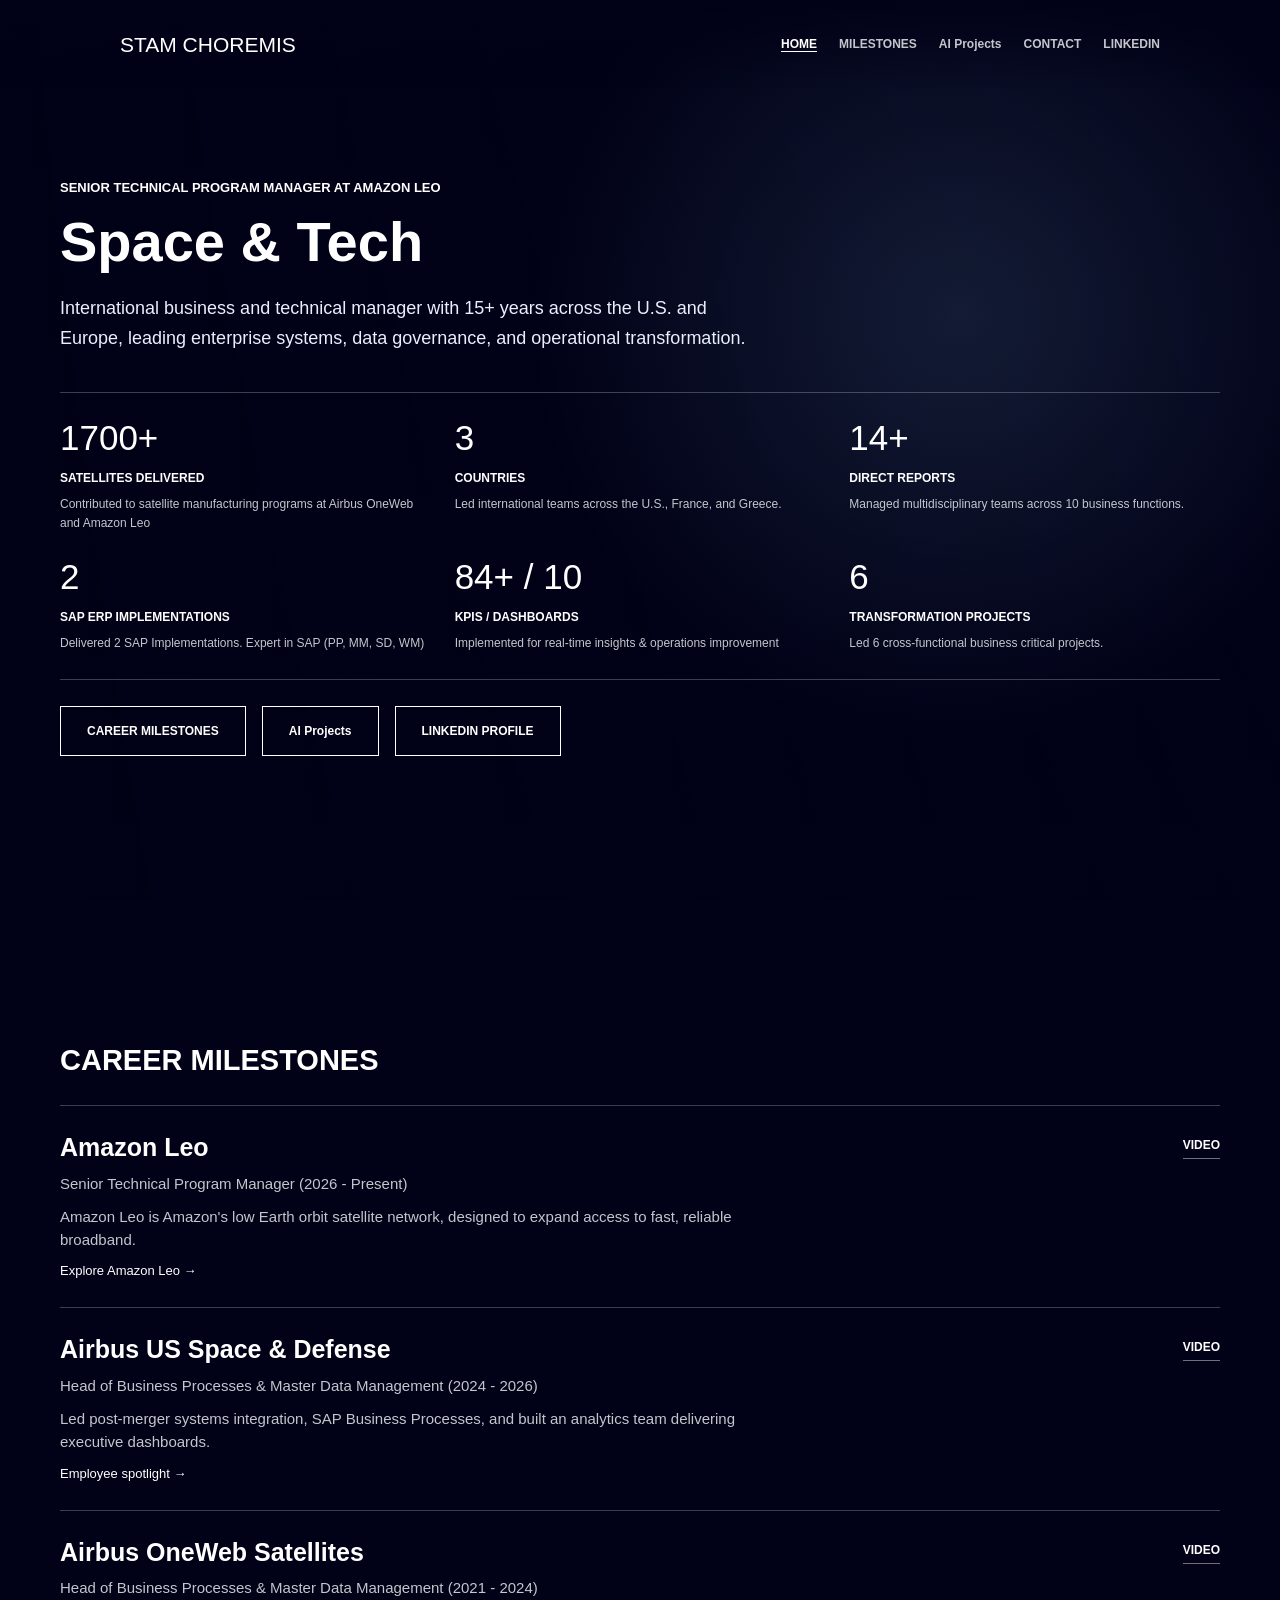
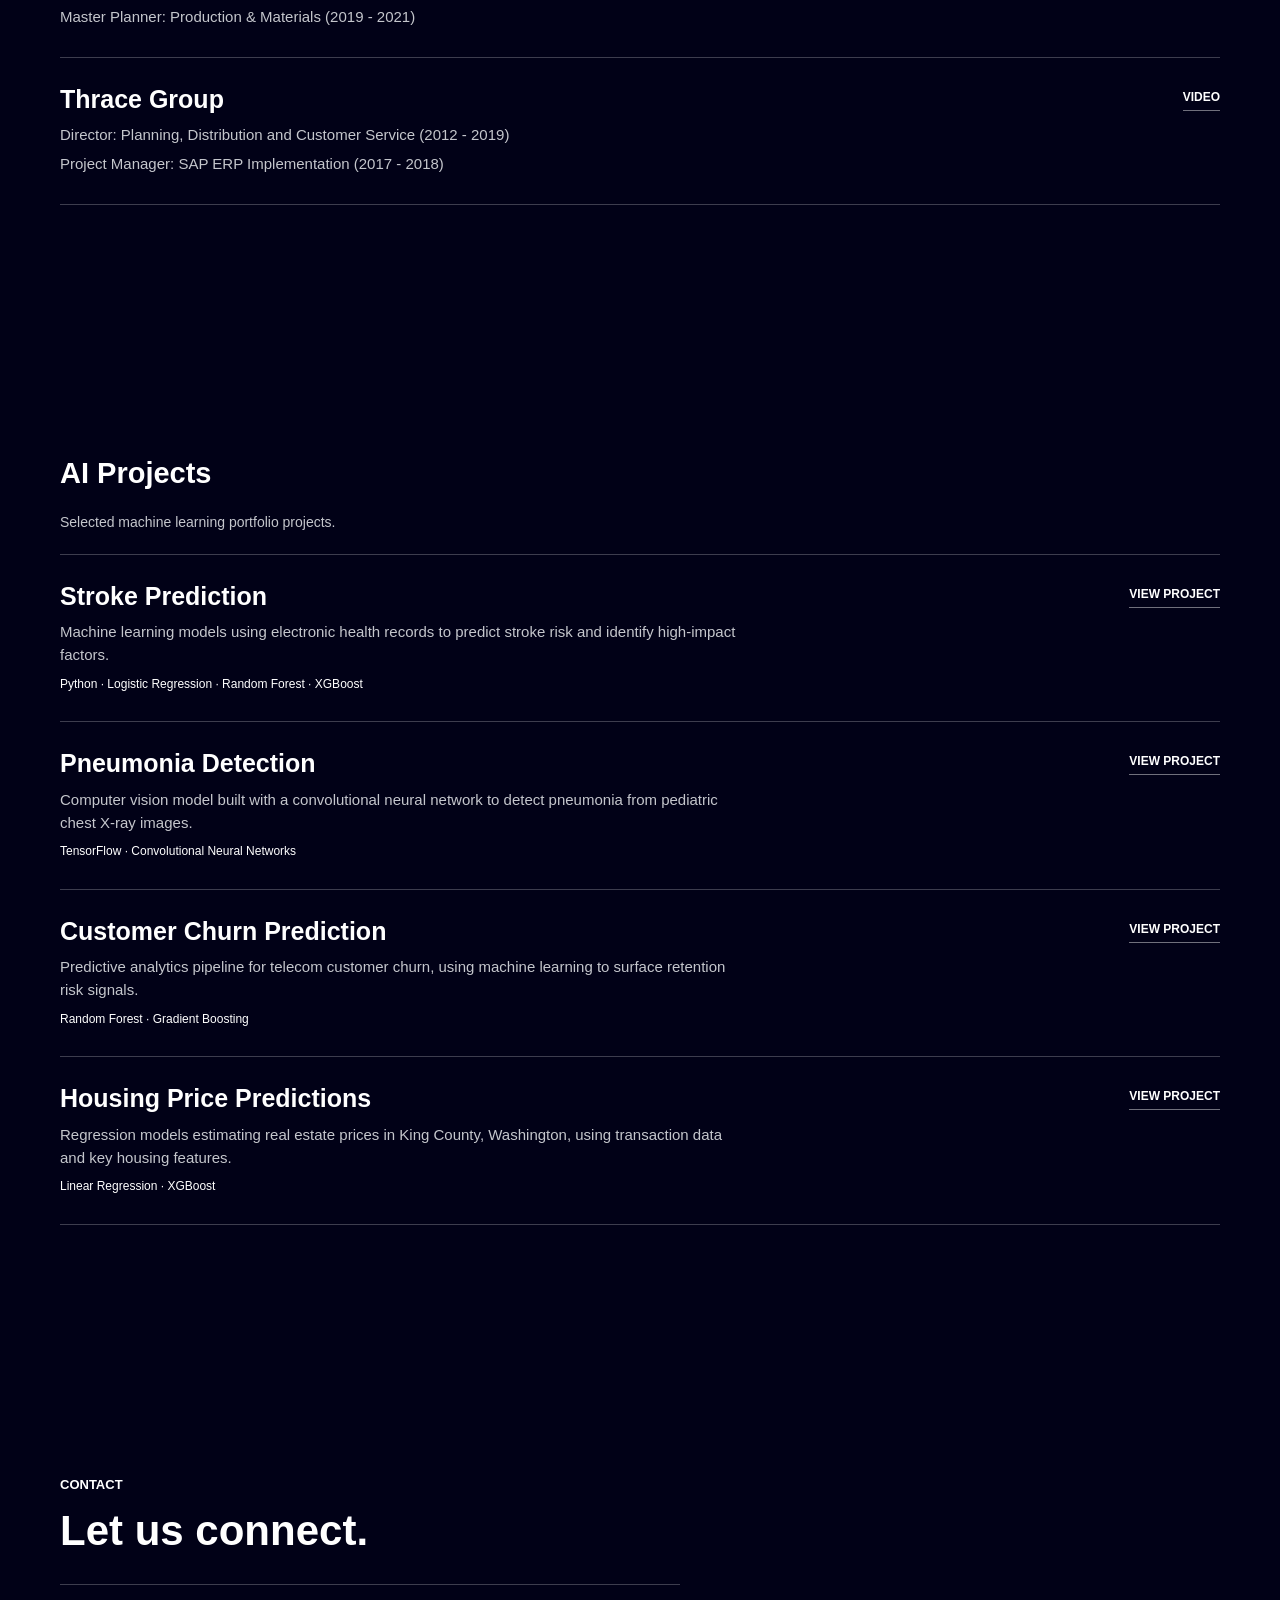
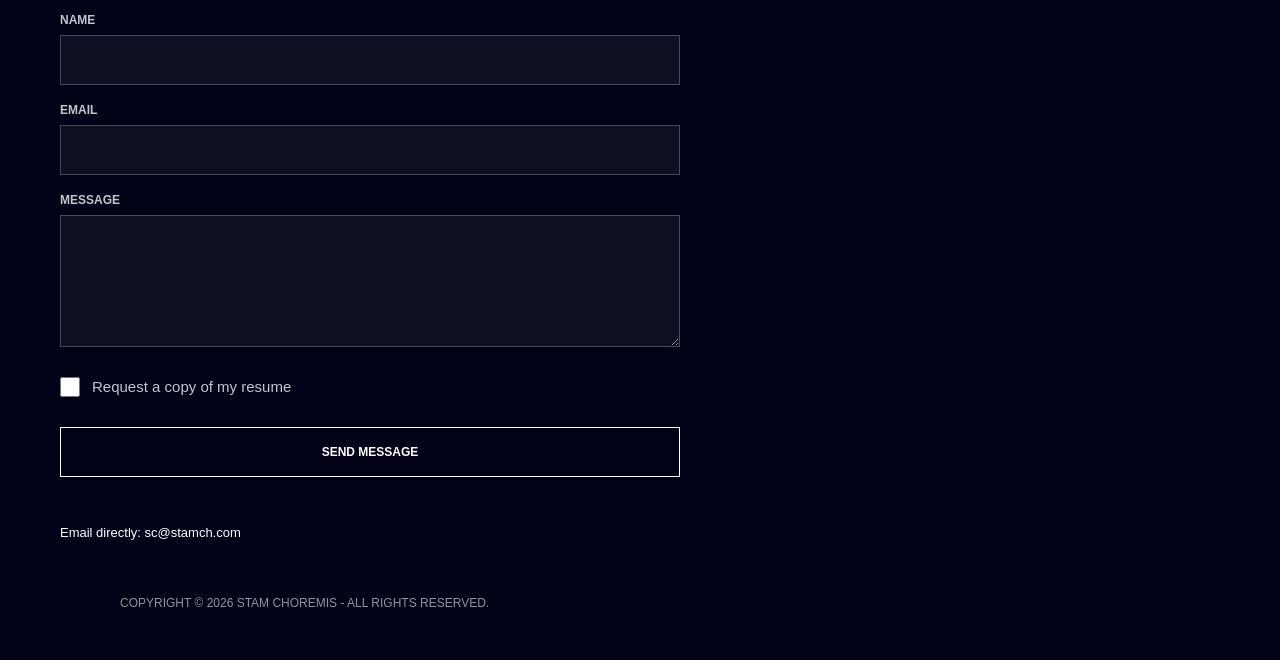
<file: index.html>
<!doctype html>
<html lang="en-US">
  <head>
    <meta charset="utf-8">
    <meta name="viewport" content="width=device-width, initial-scale=1">
    <title>Stam Choremis</title>
    <meta name="author" content="Stam Choremis">
    <meta
      name="description"
      content="Senior Technical Program Manager at Amazon Leo with 15+ years across aerospace, technology, AI, enterprise planning, and transformation."
    >
    <meta property="og:site_name" content="Stam Choremis">
    <meta property="og:title" content="Stam Choremis">
    <meta
      property="og:description"
      content="Aerospace, technology, AI, enterprise planning, and transformation leadership."
    >
    <meta property="og:image" content="https://img1.wsimg.com/isteam/videos/jajB2l1">
    <meta name="theme-color" content="#010117">
    <link rel="icon" href="https://img1.wsimg.com/isteam/ip/68a31cda-ed70-4d0d-8343-84d2d685971c/favicon/e3c15634-b5f1-477c-9e16-1646749f1874/3f5fcce3-9990-4fd7-95bc-cd77bff031a2.jpg/:/rs=w:32,h:32,m">
    <style>
      @import url("https://img1.wsimg.com/blobby/go/font/LeagueSpartan/league-spartan.css");

      :root {
        --deep: #010117;
        --white: #ffffff;
        --muted: #c6c8dd;
        --line: rgb(255 255 255 / 24%);
        --accent: #8fd3ff;
        font-family: Helvetica, Arial, sans-serif;
      }

      * {
        box-sizing: border-box;
      }

      html {
        scroll-behavior: smooth;
        scroll-padding-top: 84px;
      }

      body {
        margin: 0;
        color: var(--white);
        background: var(--deep);
        -webkit-font-smoothing: antialiased;
      }

      a {
        color: inherit;
        text-decoration: none;
      }

      .backgrounds,
      .background,
      .background video,
      .background-shade,
      .stars {
        position: fixed;
        inset: 0;
      }

      .backgrounds {
        z-index: -10;
        pointer-events: none;
        overflow: hidden;
        background: var(--deep);
      }

      .background {
        opacity: 0;
        will-change: opacity;
        transition: opacity 140ms linear;
      }

      .background-home {
        opacity: 1;
      }

      .background video {
        pointer-events: none;
        width: 100%;
        height: 100%;
        object-fit: cover;
        transform: scale(1.025);
      }

      .background video::-webkit-media-controls,
      .background video::-webkit-media-controls-enclosure,
      .background video::-webkit-media-controls-panel,
      .background video::-webkit-media-controls-start-playback-button {
        display: none !important;
        -webkit-appearance: none;
      }

      .background-home video,
      .background-home canvas {
        filter: brightness(0.6) saturate(0.82) contrast(1.05);
      }

      .background-home canvas {
        position: fixed;
        inset: 0;
        width: 100%;
        height: 100%;
        pointer-events: none;
        transform: scale(1.025);
        background: url("https://img1.wsimg.com/isteam/videos/jajB2l1") center / cover;
      }

      @media (hover: none) and (pointer: coarse) {
        .background-home {
          background: url("https://img1.wsimg.com/isteam/videos/jajB2l1") center / cover;
        }
        .background-home video {opacity: 0;}
      }

      .background-ai video {
        filter: brightness(0.5) saturate(0.68) contrast(1.1) hue-rotate(5deg);
      }

      .background-career video {
        filter: brightness(0.48) saturate(0.62) contrast(1.12) hue-rotate(8deg);
      }

      .background-career .background-shade {
        background:
          linear-gradient(180deg, transparent 54%, rgb(1 1 23 / 86%) 72%, var(--deep) 88%),
          radial-gradient(circle at 75% 35%, rgb(143 211 255 / 13%), transparent 27rem),
          linear-gradient(90deg, rgb(1 1 23 / 91%) 0%, rgb(1 1 23 / 68%) 50%, rgb(1 1 23 / 30%) 100%),
          linear-gradient(180deg, rgb(1 1 23 / 18%), rgb(1 1 23 / 42%));
      }

      .background-contact video {
        filter: brightness(0.55) saturate(0.72) contrast(1.08);
      }

      .background-shade {
        background:
          radial-gradient(circle at 75% 35%, rgb(143 211 255 / 13%), transparent 27rem),
          linear-gradient(90deg, rgb(1 1 23 / 91%) 0%, rgb(1 1 23 / 68%) 50%, rgb(1 1 23 / 30%) 100%),
          linear-gradient(180deg, rgb(1 1 23 / 18%), rgb(1 1 23 / 42%));
      }

      .stars {
        pointer-events: none;
        z-index: 1;
        background-image:
          radial-gradient(circle, rgb(255 255 255 / 65%) 1px, transparent 1px),
          radial-gradient(circle, rgb(255 255 255 / 36%) 1px, transparent 1px);
        background-position: 0 0, 44px 58px;
        background-size: 120px 120px, 180px 180px;
        opacity: 0.2;
      }

      header {
        position: fixed;
        inset: 0 0 auto;
        z-index: 20;
        min-height: 84px;
        padding: 0 max(24px, calc((100% - 1040px) / 2));
        display: flex;
        align-items: center;
        justify-content: space-between;
        gap: 24px;
        background: linear-gradient(180deg, rgb(1 1 23 / 76%), transparent);
      }

      .brand {
        font-family: "League Spartan", Helvetica, Arial, sans-serif;
        font-size: 22px;
        line-height: 1;
        white-space: nowrap;
      }

      nav {
        display: flex;
        gap: 22px;
        color: var(--muted);
        font-size: 12px;
        font-weight: 700;
        letter-spacing: 1px;
        text-transform: uppercase;
      }

      nav a {
        transition: color 180ms ease;
      }

      nav a:hover,
      nav a.active {
        color: var(--white);
      }

      .section {
        width: min(1040px, calc(100% - 48px));
        min-height: 100svh;
        margin: 0 auto;
        padding: 120px 0 92px;
        display: grid;
        align-content: center;
      }

      .eyebrow {
        margin: 0 0 18px;
        color: var(--accent);
        font-size: 13px;
        font-weight: 700;
        letter-spacing: 1.7px;
        text-transform: uppercase;
      }

      h1,
      h2 {
        font-family: "League Spartan", Helvetica, Arial, sans-serif;
        letter-spacing: 0;
      }

      h1 {
        margin: 0;
        max-width: 760px;
        font-size: clamp(31px, 4.9vw, 55px);
        line-height: 0.96;
      }

      .summary {
        max-width: 760px;
        margin: 24px 0 0;
        color: #ebeefc;
        font-size: 21px;
        line-height: 1.55;
      }

      .proof {
        max-width: 840px;
        margin: 34px 0 0;
        padding: 18px 0;
        border-top: 1px solid var(--line);
        border-bottom: 1px solid var(--line);
        display: flex;
        flex-wrap: wrap;
        gap: 18px 28px;
        color: var(--muted);
        font-size: 14px;
        line-height: 1.5;
      }

      .proof strong {
        color: var(--white);
      }

      .actions {
        margin-top: 34px;
        display: flex;
        flex-wrap: wrap;
        gap: 14px;
      }

      .button {
        min-height: 52px;
        padding: 15px 24px;
        border: 2px solid currentColor;
        display: inline-flex;
        align-items: center;
        justify-content: center;
        font-size: 13px;
        font-weight: 700;
        letter-spacing: 1px;
        text-transform: uppercase;
        transition: color 180ms ease, background 180ms ease;
      }

      .button.primary,
      .button:hover {
        color: var(--deep);
        background: var(--white);
        border-color: var(--white);
      }

      .button.primary:hover {
        color: var(--white);
        background: transparent;
      }

      .content {
        width: min(900px, 100%);
      }

      .list {
        border-top: 1px solid var(--line);
      }

      .item {
        padding: 22px 0;
        border-bottom: 1px solid var(--line);
        display: grid;
        grid-template-columns: minmax(0, 1fr) auto;
        gap: 24px;
        align-items: start;
      }

      .item h2 {
        margin: 0;
        font-size: 24px;
        line-height: 1.1;
      }

      .item p,
      .roles {
        margin: 10px 0 0;
        max-width: 680px;
        color: var(--muted);
        font-size: 15px;
        line-height: 1.55;
      }

      .roles {
        padding: 0;
        display: grid;
        gap: 6px;
        list-style: none;
      }

      .item-link {
        margin-top: 4px;
        color: var(--accent);
        font-size: 12px;
        font-weight: 700;
        letter-spacing: 1px;
        text-transform: uppercase;
        white-space: nowrap;
      }

      .item-link:hover {
        color: var(--white);
      }

      .contact {
        width: min(620px, 100%);
      }

      .contact h2 {
        margin: 0;
        font-size: clamp(30px, 3.6vw, 42px);
        line-height: 1;
      }

      form {
        margin-top: 32px;
        padding-top: 28px;
        border-top: 1px solid var(--line);
        display: grid;
        gap: 18px;
      }

      label {
        display: grid;
        gap: 8px;
        color: var(--muted);
        font-size: 12px;
        font-weight: 700;
        letter-spacing: 1px;
        text-transform: uppercase;
      }

      input,
      textarea {
        width: 100%;
        border: 1px solid var(--line);
        border-radius: 0;
        padding: 15px 16px;
        color: var(--white);
        background: rgb(255 255 255 / 6%);
        outline: none;
        font: inherit;
      }

      textarea {
        min-height: 132px;
        resize: vertical;
      }

      input:focus,
      textarea:focus {
        border-color: var(--accent);
        background: rgb(255 255 255 / 9%);
      }

      footer {
        width: min(1040px, calc(100% - 48px));
        margin: -64px auto 0;
        padding-bottom: 32px;
        color: rgb(255 255 255 / 58%);
        font-size: 12px;
        letter-spacing: 1px;
        text-transform: uppercase;
      }

      @media (prefers-reduced-motion: reduce) {
        html {
          scroll-behavior: auto;
        }

        .background video {
          display: none;
        }

        .background {
          transition: none;
        }
      }

      @media (max-width: 720px) {
        header {
          min-height: 94px;
          padding: 16px 24px 22px;
          align-items: flex-start;
          flex-direction: column;
          justify-content: center;
          gap: 12px;
        }

        nav {
          width: 100%;
          gap: 10px 16px;
          overflow-x: auto;
          scrollbar-width: none;
        }

        nav::-webkit-scrollbar {
          display: none;
        }

        .section {
          padding: 132px 0 82px;
        }

        .summary {
          font-size: 18px;
        }

        .proof {
          display: grid;
          grid-template-columns: repeat(2, minmax(0, 1fr));
          gap: 12px 18px;
        }

        .actions {
          display: grid;
        }

        .button {
          width: 100%;
        }

        .item {
          grid-template-columns: 1fr;
          gap: 12px;
        }
      }

      .proof {display:grid;grid-template-columns:repeat(4,minmax(0,1fr));gap:24px;padding:22px 0;}
      .proof strong {display:block;font-size:27px;font-weight:500;margin-bottom:5px;}
      .proof span {font-size:13px;}
      .spotlight {display:inline-block;color:var(--accent);font-size:13px;margin-top:12px;}
      .section-note {color:var(--muted);font-size:14px;margin:-4px 0 24px;}
      .item .methods {font-size:12px;color:var(--accent);margin-top:8px;}
      a:focus-visible,button:focus-visible,input:focus-visible,textarea:focus-visible {outline:2px solid var(--accent);outline-offset:5px;}
      nav a {white-space:nowrap;}
      @media(max-width:720px){.proof{grid-template-columns:repeat(2,minmax(0,1fr));gap:20px;}.proof strong{font-size:24px;}}

      :root {--accent:#fff;--muted:#c4c6cc;}
      header {min-height:88px;}
      .brand {text-transform:uppercase;font-size:21px;}
      h1 {font-size:56px;line-height:1.03;text-transform:uppercase;max-width:850px;}
      .eyebrow,nav,.button,.item-link,label,footer {letter-spacing:0;}
      .summary {max-width:690px;font-size:18px;line-height:1.65;}
      .section {width:min(1160px,calc(100% - 64px));padding:144px 0 108px;}
      #home {min-height:100svh;}
      .proof {max-width:none;grid-template-columns:repeat(3,minmax(0,1fr));gap:24px;margin-top:38px;padding:26px 0;}
      .proof strong {font-variant-numeric:tabular-nums;white-space:nowrap;}
      .proof strong {font-family:Helvetica,Arial,sans-serif;font-size:35px;font-weight:400;line-height:1.1;margin-bottom:12px;}
      .proof b {display:block;font-size:12px;font-weight:700;text-transform:uppercase;line-height:1.5;color:#fff;}
      .proof small {display:block;font-size:12px;line-height:1.6;margin-top:8px;color:var(--muted);}
      .button,.button.primary {border:1px solid #fff;background:transparent;color:#fff;font-size:12px;min-height:50px;padding:16px 26px;}
      .button:hover,.button.primary:hover {background:#fff;color:#08090d;}
      .actions {gap:16px;margin-top:26px;}
      .content {width:100%;}
      .content > .eyebrow {font-size:29px;margin-bottom:28px;}
      .item {padding:28px 0;}
      .item h2 {text-transform:uppercase;font-size:25px;}
      .item-link {border-bottom:1px solid #ffffff70;padding-bottom:6px;}
      .stars {display:none;}
      nav a.active {box-shadow:0 1px 0 white;}
      @media(max-width:1000px){.proof{grid-template-columns:repeat(3,minmax(0,1fr));}}
      @media(max-width:720px){
        header{padding:16px 24px 22px;}
        .section{width:calc(100% - 48px);padding:138px 0 84px;}
        h1{font-size:34px;overflow-wrap:anywhere;}
        .summary{font-size:16px;}
        .proof{grid-template-columns:repeat(2,minmax(0,1fr));gap:26px 20px;}
        .proof strong{font-size:29px;}
        .proof small{font-size:12px;}
        .content > .eyebrow{font-size:25px;}
      }
      h1, .item h2, #ai-projects .eyebrow, a[href="#ai-projects"] {text-transform:none;}
      .resume-request {display:flex;align-items:center;gap:12px;min-height:44px;text-transform:none;font-size:15px;font-weight:400;}
      .resume-request input {width:20px;height:20px;margin:0;padding:0;flex:0 0 20px;accent-color:#fff;}
      input:not([type="checkbox"]), textarea {font-size:16px;font-weight:400;text-transform:none;}
      #contact {min-height:100svh;padding-bottom:120px;}
      @media(max-width:720px){html{scroll-padding-top:125px;}#contact{align-content:start;}footer{margin:0 auto;}nav{flex-shrink:0;}form{gap:16px;}}
    </style>
  </head>
  <body>
    <div class="backgrounds" aria-hidden="true">
      <div class="background background-home" data-background="home">
        <video
          autoplay
          loop
          muted
          playsinline
          webkit-playsinline
          disablepictureinpicture
          disableremoteplayback
          tabindex="-1"
          preload="auto"
          src="https://websites.godaddy.com/categories/v4/videos/raw/video/jajB2l1"
        ></video>
        <div class="background-shade"></div>
      </div>
      <div class="background background-ai" data-background="ai">
        <video autoplay loop muted playsinline preload="auto" src="Videos/AI-Globe.mp4"></video>
        <div class="background-shade"></div>
      </div>
      <div class="background background-career" data-background="career">
        <video autoplay loop muted playsinline preload="auto" src="Videos/Rocket.mp4"></video>
        <div class="background-shade"></div>
      </div>
      <div class="background background-contact" data-background="contact">
        <video
          autoplay
          loop
          muted
          playsinline
          preload="auto"
          src="https://websites.godaddy.com/categories/v4/videos/raw/video/uA41GmyyG8IMaxXdb"
        ></video>
        <div class="background-shade"></div>
      </div>
      <div class="stars"></div>
    </div>

    <header>
      <a class="brand" href="#home">Stam Choremis</a>
      <nav aria-label="Primary navigation">
        <a href="#home" data-nav="home">Home</a>
        <a href="#career-milestones" data-nav="career-milestones">Milestones</a>
        <a href="#ai-projects" data-nav="ai-projects">AI Projects</a>
        <a href="#contact" data-nav="contact">Contact</a>
        <a href="https://www.linkedin.com/in/stamch/" target="_blank" rel="noopener">LinkedIn</a>
      </nav>
    </header>

    <main>
      <section class="section" id="home">
        <div>
          <p class="eyebrow">Senior Technical Program Manager at Amazon Leo</p>
          <h1>Space &amp; Tech</h1>
          <p class="summary">International business and technical manager with 15+ years across the U.S. and Europe, leading enterprise systems, data governance, and operational transformation.</p>
          <div class="proof" aria-label="Career highlights">
<span><strong>1700+</strong><b>Satellites Delivered</b><small>Contributed to satellite manufacturing programs at Airbus OneWeb and Amazon Leo</small></span>
<span><strong>3</strong><b>Countries</b><small>Led international teams across the U.S., France, and Greece.</small></span>
<span><strong>14+</strong><b>Direct Reports</b><small>Managed multidisciplinary teams across 10 business functions.</small></span>
<span><strong>2</strong><b>SAP ERP Implementations</b><small>Delivered 2 SAP Implementations. Expert in SAP (PP, MM, SD, WM)</small></span>
<span><strong>84+ / 10</strong><b>KPIs / Dashboards</b><small>Implemented for real-time insights &amp; operations improvement</small></span>
<span><strong>6</strong><b>Transformation Projects</b><small>Led 6 cross-functional business critical projects.</small></span>
</div>
          <div class="actions">
            <a class="button" href="#career-milestones">Career Milestones</a>
            <a class="button" href="#ai-projects">AI Projects</a>
            <a class="button primary" href="https://www.linkedin.com/in/stamch/" target="_blank" rel="noopener">
              LinkedIn Profile
            </a>
          </div>
        </div>
      </section>

      <section class="section" id="career-milestones">
        <div class="content">
          <h2 class="eyebrow">Career Milestones</h2>
          <div class="list">
            <article class="item">
              <div>
                <h2>Amazon Leo</h2>
                <ul class="roles"><li>Senior Technical Program Manager (2026 - Present)</li></ul><p>Amazon Leo is Amazon's low Earth orbit satellite network, designed to expand access to fast, reliable broadband.</p><a class="spotlight" href="https://www.aboutamazon.com/what-we-do/devices-services/amazon-leo" target="_blank" rel="noopener">Explore Amazon Leo &rarr;</a>
              </div>
              <a class="item-link" href="https://www.youtube.com/watch?v=JPN4ik8_t0g" target="_blank" rel="noopener">Video</a>
            </article>
            <article class="item">
              <div>
                <h2>Airbus US Space &amp; Defense</h2>
                <ul class="roles"><li>Head of Business Processes &amp; Master Data Management (2024 - 2026)</li></ul><p>Led post-merger systems integration, SAP Business Processes, and built an analytics team delivering executive dashboards.</p><a class="spotlight" href="https://airbusus.com/2025/07/17/meet-stamatios-choremis/" target="_blank" rel="noopener">Employee spotlight &rarr;</a>
              </div>
              <a class="item-link" href="https://airbusus.com/wp-content/uploads/2021/11/Airbus-U.S.-Seeing-Beyond-the-Horizon3.mp4?_=1" target="_blank" rel="noopener">Video</a>
            </article>
            <article class="item">
              <div>
                <h2>Airbus OneWeb Satellites</h2>
                <ul class="roles">
                  <li>Head of Business Processes &amp; Master Data Management (2021 - 2024)</li>
                  <li>Master Planner: Production &amp; Materials (2019 - 2021)</li>
                </ul>
              </div>
              <a class="item-link" href="https://vimeo.com/320542370?fl=pl&amp;fe=sh" target="_blank" rel="noopener">Video</a>
            </article>
            <article class="item">
              <div>
                <h2>Thrace Group</h2>
                <ul class="roles">
                  <li>Director: Planning, Distribution and Customer Service (2012 - 2019)</li>
                  <li>Project Manager: SAP ERP Implementation (2017 - 2018)</li>
                </ul>
              </div>
              <a class="item-link" href="https://www.youtube.com/watch?v=78BIl7Fypgg" target="_blank" rel="noopener">Video</a>
            </article>
          </div>
        </div>
      </section>

      <section class="section" id="ai-projects">
        <div class="content">
          <h2 class="eyebrow">AI Projects</h2><p class="section-note">Selected machine learning portfolio projects.</p>
          <div class="list">
            <article class="item">
              <div>
                <h2>Stroke Prediction</h2>
                <p>Machine learning models using electronic health records to predict stroke risk and identify high-impact factors.</p><p class="methods">Python &middot; Logistic Regression &middot; Random Forest &middot; XGBoost</p>
              </div>
              <a class="item-link" href="https://github.com/schoremis/Phase_5_Project-S.Choremis" target="_blank" rel="noopener">View Project</a>
            </article>
            <article class="item">
              <div>
                <h2>Pneumonia Detection</h2>
                <p>Computer vision model built with a convolutional neural network to detect pneumonia from pediatric chest X-ray images.</p><p class="methods">TensorFlow &middot; Convolutional Neural Networks</p>
              </div>
              <a class="item-link" href="https://github.com/schoremis/Phase_4_Project-S.Choremis" target="_blank" rel="noopener">View Project</a>
            </article>
            <article class="item">
              <div>
                <h2>Customer Churn Prediction</h2>
                <p>Predictive analytics pipeline for telecom customer churn, using machine learning to surface retention risk signals.</p><p class="methods">Random Forest &middot; Gradient Boosting</p>
              </div>
              <a class="item-link" href="https://github.com/schoremis/Phase_3_Project-S.Choremis" target="_blank" rel="noopener">View Project</a>
            </article>
            <article class="item">
              <div>
                <h2>Housing Price Predictions</h2>
                <p>Regression models estimating real estate prices in King County, Washington, using transaction data and key housing features.</p><p class="methods">Linear Regression &middot; XGBoost</p>
              </div>
              <a class="item-link" href="https://github.com/schoremis/Phase_2_Project-S.Choremis" target="_blank" rel="noopener">View Project</a>
            </article>
          </div>
        </div>
      </section>

      <section class="section" id="contact">
        <div class="contact">
          <p class="eyebrow">Contact</p>
          <h2>Let us connect.</h2>
          <form id="contact-form">
            <label>Name<input name="name" type="text" autocomplete="name" required></label>
            <label>Email<input name="email" type="email" autocomplete="email" required></label>
            <label>Message<textarea name="message" required></textarea></label>
            <label class="resume-request"><input name="resume" type="checkbox">Request a copy of my resume</label>
            <button class="button primary" type="submit">Send Message</button><p id="form-status" role="status" style="margin:0;color:var(--muted);font-size:13px"></p>
            <a class="spotlight" href="mailto:sc@stamch.com">Email directly: sc@stamch.com</a>
          </form>
        </div>
      </section>
    </main>

    <footer>Copyright &copy; 2026 Stam Choremis - All Rights Reserved.</footer>

    <script>
      const backgrounds = {
        home: document.querySelector('[data-background="home"]'),
        ai: document.querySelector('[data-background="ai"]'),
        career: document.querySelector('[data-background="career"]'),
        contact: document.querySelector('[data-background="contact"]')
      };
      const sections = Array.from(document.querySelectorAll(".section"));
      const navLinks = Array.from(document.querySelectorAll("[data-nav]"));
      let ticking = false;

      function smoothstep(edge0, edge1, value) {
        const x = Math.min(1, Math.max(0, (value - edge0) / (edge1 - edge0)));
        return x * x * (3 - 2 * x);
      }

      function updateScene() {
        const y = window.scrollY;
        const vh = window.innerHeight;
        const aiTop = document.getElementById("ai-projects").offsetTop;
        const careerTop = document.getElementById("career-milestones").offsetTop;
        const contactTop = document.getElementById("contact").offsetTop;
        const aiIn = smoothstep(aiTop - vh * 0.72, aiTop + vh * 0.08, y);
        const careerIn = smoothstep(careerTop - vh * 0.72, careerTop + vh * 0.08, y);
        const contactIn = smoothstep(contactTop - vh * 0.68, contactTop + vh * 0.08, y);

        backgrounds.home.style.opacity = String(1 - careerIn);
        backgrounds.ai.style.opacity = String(aiIn * (1 - contactIn));
        backgrounds.career.style.opacity = String(careerIn * (1 - aiIn));
        backgrounds.contact.style.opacity = String(contactIn);

        const focusY = y + vh * 0.46;
        let active = sections[0].id;
        for (const section of sections) {
          if (section.offsetTop <= focusY) active = section.id;
        }
        navLinks.forEach((link) => link.classList.toggle("active", link.dataset.nav === active));
        ticking = false;
      }

      window.addEventListener("scroll", () => {
        if (!ticking) {
          requestAnimationFrame(updateScene);
          ticking = true;
        }
      }, { passive: true });
      window.addEventListener("resize", updateScene);
      document.querySelectorAll(".background video").forEach((video) => {
        video.controls = false;
        video.playsInline = true;
        video.setAttribute("webkit-playsinline", "");
        video.setAttribute("disablepictureinpicture", "");
        video.setAttribute("disableremoteplayback", "");
        video.setAttribute("tabindex", "-1");
        video.defaultMuted = true;
        video.muted = true;
        video.volume = 0;
      });
      updateScene();

      const rocket = backgrounds.career.querySelector("video");
      rocket.defaultPlaybackRate = 0.7;
      rocket.playbackRate = 0.7;
      rocket.addEventListener("loadedmetadata", () => { rocket.playbackRate = 0.7; });

      const reducedMotion = window.matchMedia("(prefers-reduced-motion: reduce)");
      // Render only the imagery on touch devices, not the native video UI.
      if (window.matchMedia("(hover: none) and (pointer: coarse)").matches) {
        const globe = backgrounds.home.querySelector("video");
        const canvas = document.createElement("canvas");
        const context = canvas.getContext("2d");
        if (context) {
          globe.after(canvas);
          let frame = 0;
          let previous = 0;
          function drawGlobe(now) {
            frame = 0;
            if (document.hidden || reducedMotion.matches || globe.paused) return;
            if (now - previous >= 1000 / 24 && globe.readyState >= 2 &&
                Number(backgrounds.home.style.opacity || 1) > 0) {
              previous = now;
              const width = Math.round(window.innerWidth);
              const height = Math.round(window.innerHeight);
              if (canvas.width !== width || canvas.height !== height) {
                canvas.width = width;
                canvas.height = height;
              }
              const scale = Math.max(width / globe.videoWidth, height / globe.videoHeight);
              const w = globe.videoWidth * scale;
              const h = globe.videoHeight * scale;
              context.drawImage(globe, (width - w) / 2, (height - h) / 2, w, h);
            }
            frame = requestAnimationFrame(drawGlobe);
          }
          function startGlobe() {
            if (!frame && !document.hidden && !reducedMotion.matches) {
              frame = requestAnimationFrame(drawGlobe);
            }
          }
          globe.addEventListener("playing", startGlobe);
          document.addEventListener("visibilitychange", startGlobe);
          reducedMotion.addEventListener("change", startGlobe);
          if (!reducedMotion.matches) globe.play().then(startGlobe).catch(() => {});
        }
      }
      const counters = Array.from(document.querySelectorAll(".proof strong"));
      if (!reducedMotion.matches && "IntersectionObserver" in window) {
        const observer = new IntersectionObserver((entries) => {
          entries.forEach((entry) => {
            if (!entry.isIntersecting) return;
            observer.unobserve(entry.target);
            const element = entry.target;
            const finalText = element.textContent;
            const start = performance.now();
            element.setAttribute("aria-label", finalText);
            function tick(now) {
              const progress = Math.min(1, (now - start) / 1800);
              const eased = 1 - Math.pow(1 - progress, 3);
              element.textContent = progress === 1 || reducedMotion.matches
                ? finalText
                : finalText.replace(/\d+/g, (number) => String(Math.floor(Number(number) * eased)));
              if (progress < 1 && !reducedMotion.matches) requestAnimationFrame(tick);
            }
            requestAnimationFrame(tick);
          });
        }, { threshold: 0.6 });
        counters.forEach((counter) => observer.observe(counter));
      }

      document.getElementById("contact-form").addEventListener("submit", function (event) {
        event.preventDefault();
        const data = new FormData(event.currentTarget);
        const body = [
          "Name: " + data.get("name"),
          "Email: " + data.get("email"),
          "Resume requested: " + (data.has("resume") ? "Yes" : "No"),
          "",
          data.get("message")
        ].join("\n");
        document.getElementById("form-status").textContent = "Continue in your email app to send. If it does not open, use the email link below. Your entries will remain here.";
        window.location.href = "mailto:stamch@gmail.com?subject=" +
          encodeURIComponent("Website contact message") + "&body=" + encodeURIComponent(body);
      });
    </script>
  </body>
</html>
</file>
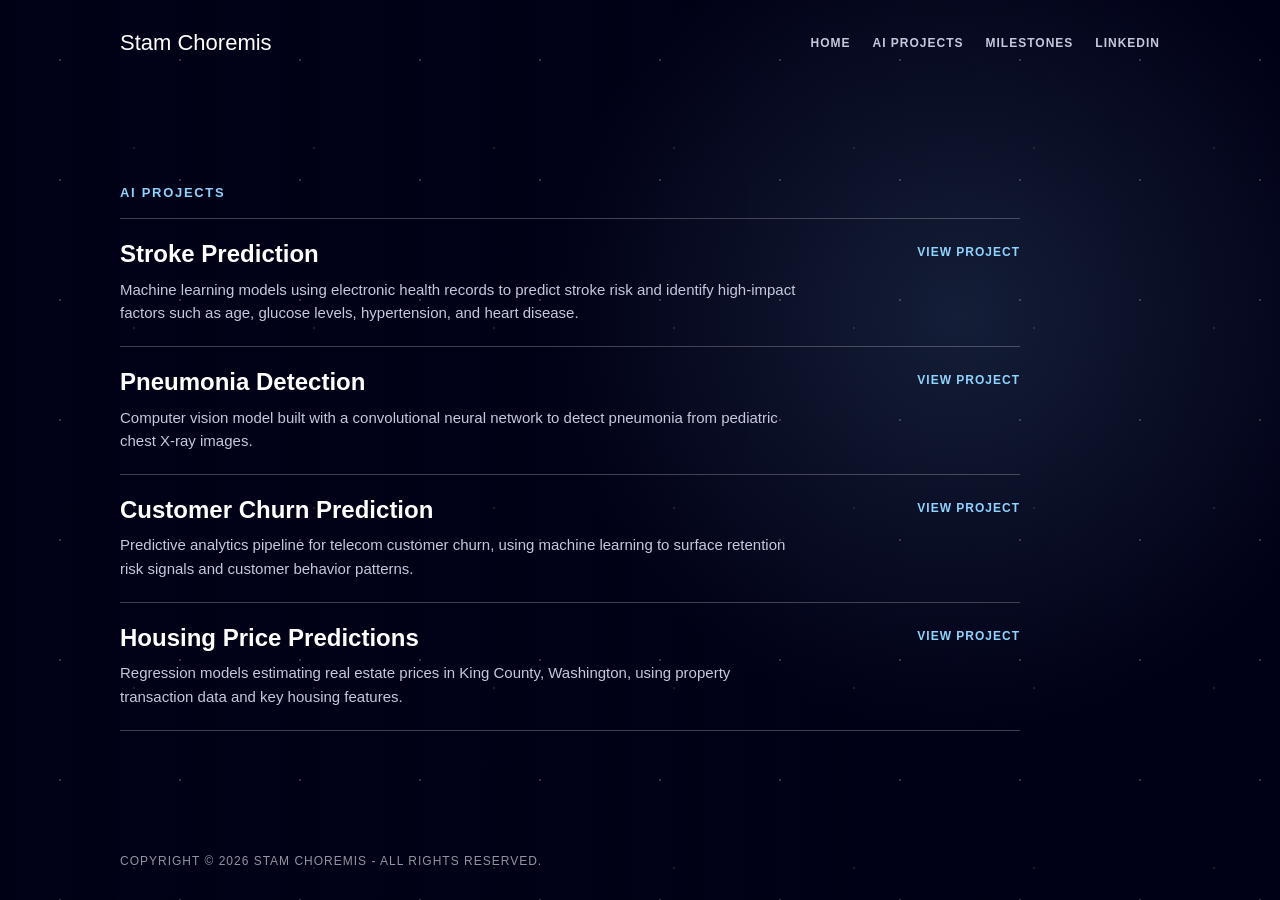
<file: ai-projects.html>
<!doctype html>
<html lang="en-US">
  <head>
    <meta charset="utf-8">
    <meta name="viewport" content="width=device-width, initial-scale=1">
    <title>AI Projects - Stam Choremis</title>
    <meta name="author" content="Stam Choremis">
    <meta
      name="description"
      content="AI and data science projects by Stam Choremis, including machine learning, predictive analytics, and computer vision work."
    >
    <meta property="og:site_name" content="Stam Choremis">
    <meta property="og:title" content="AI Projects - Stam Choremis">
    <meta
      property="og:description"
      content="AI and data science projects by Stam Choremis, including machine learning, predictive analytics, and computer vision work."
    >
    <meta property="og:image" content="https://img1.wsimg.com/isteam/videos/jajB2l1">
    <meta name="theme-color" content="#010117">
    <link rel="icon" href="https://img1.wsimg.com/isteam/ip/68a31cda-ed70-4d0d-8343-84d2d685971c/favicon/e3c15634-b5f1-477c-9e16-1646749f1874/3f5fcce3-9990-4fd7-95bc-cd77bff031a2.jpg/:/rs=w:32,h:32,m">
    <style>
      @import url("https://img1.wsimg.com/blobby/go/font/LeagueSpartan/league-spartan.css");

      :root {
        --deep: #010117;
        --white: #ffffff;
        --muted: #c6c8dd;
        --line: rgb(255 255 255 / 24%);
        --accent: #8fd3ff;
        font-family: Helvetica, Arial, sans-serif;
      }

      * {
        box-sizing: border-box;
      }

      body {
        margin: 0;
        min-height: 100vh;
        color: var(--white);
        background: var(--deep);
        -webkit-font-smoothing: antialiased;
      }

      a {
        color: inherit;
        text-decoration: none;
      }

      .page {
        min-height: 100vh;
        position: relative;
        display: grid;
        grid-template-rows: auto 1fr auto;
        overflow-x: hidden;
        isolation: isolate;
      }

      video,
      .shade,
      .stars {
        position: fixed;
        inset: 0;
      }

      video {
        width: 100%;
        height: 100%;
        object-fit: cover;
        z-index: -3;
      }

      .shade {
        z-index: -2;
        background:
          radial-gradient(circle at 75% 35%, rgb(143 211 255 / 14%), transparent 26rem),
          linear-gradient(90deg, rgb(1 1 23 / 88%) 0%, rgb(1 1 23 / 62%) 48%, rgb(1 1 23 / 22%) 100%);
      }

      .stars {
        z-index: -1;
        background-image:
          radial-gradient(circle, rgb(255 255 255 / 70%) 1px, transparent 1px),
          radial-gradient(circle, rgb(255 255 255 / 40%) 1px, transparent 1px);
        background-position: 0 0, 44px 58px;
        background-size: 120px 120px, 180px 180px;
        opacity: 0.28;
      }

      header,
      main,
      footer {
        width: min(1040px, calc(100% - 48px));
        margin: 0 auto;
      }

      header {
        min-height: 86px;
        display: flex;
        align-items: center;
        justify-content: space-between;
        gap: 24px;
      }

      .brand {
        font-family: "League Spartan", Helvetica, Arial, sans-serif;
        font-size: 22px;
        line-height: 1;
      }

      nav {
        display: flex;
        gap: 22px;
        color: var(--muted);
        font-size: 12px;
        font-weight: 700;
        letter-spacing: 1px;
        text-transform: uppercase;
      }

      nav a:hover {
        color: var(--white);
      }

      main {
        display: grid;
        align-content: center;
        padding: 72px 0 96px;
      }

      .eyebrow {
        margin: 0 0 18px;
        color: var(--accent);
        font-size: 13px;
        font-weight: 700;
        letter-spacing: 1.7px;
        text-transform: uppercase;
      }

      .projects {
        width: min(900px, 100%);
      }

      .project-list {
        border-top: 1px solid var(--line);
      }

      .project {
        padding: 22px 0;
        border-bottom: 1px solid var(--line);
        display: grid;
        grid-template-columns: minmax(0, 1fr) auto;
        gap: 24px;
        align-items: start;
      }

      .project h1,
      .project h2 {
        margin: 0;
        font-family: "League Spartan", Helvetica, Arial, sans-serif;
        font-size: 24px;
        line-height: 1.1;
        letter-spacing: 0;
      }

      .project p {
        margin: 10px 0 0;
        max-width: 680px;
        color: var(--muted);
        font-size: 15px;
        line-height: 1.55;
      }

      .project-link {
        margin-top: 4px;
        color: var(--accent);
        font-size: 12px;
        font-weight: 700;
        letter-spacing: 1px;
        text-transform: uppercase;
        white-space: nowrap;
      }

      .project-link:hover {
        color: var(--white);
      }

      footer {
        padding: 0 0 32px;
        color: rgb(255 255 255 / 58%);
        font-size: 12px;
        letter-spacing: 1px;
        text-transform: uppercase;
      }

      @media (prefers-reduced-motion: reduce) {
        video {
          display: none;
        }
      }

      @media (max-width: 720px) {
        header {
          min-height: 74px;
          align-items: flex-start;
          flex-direction: column;
          justify-content: center;
        }

        nav {
          flex-wrap: wrap;
          gap: 12px 18px;
        }

        main {
          padding: 56px 0 72px;
        }

        .project {
          grid-template-columns: 1fr;
          gap: 12px;
        }
      }
    </style>
  </head>
  <body>
    <div class="page">
      <video
        autoplay
        loop
        muted
        playsinline
        aria-hidden="true"
        poster="https://img1.wsimg.com/isteam/videos/jajB2l1"
        src="https://websites.godaddy.com/categories/v4/videos/raw/video/jajB2l1"
      ></video>
      <div class="shade" aria-hidden="true"></div>
      <div class="stars" aria-hidden="true"></div>

      <header>
        <a class="brand" href="index.html">Stam Choremis</a>
        <nav aria-label="Primary navigation">
          <a href="index.html">Home</a>
          <a href="ai-projects.html">AI Projects</a>
          <a href="career-milestones.html">Milestones</a>
          <a href="https://www.linkedin.com/in/stamch/" target="_blank" rel="noopener">LinkedIn</a>
        </nav>
      </header>

      <main>
        <section class="projects" aria-label="AI projects">
          <h1 class="eyebrow">AI Projects</h1>
          <div class="project-list">
            <article class="project">
              <div>
                <h2>Stroke Prediction</h2>
                <p>
                  Machine learning models using electronic health records to predict stroke risk and identify
                  high-impact factors such as age, glucose levels, hypertension, and heart disease.
                </p>
              </div>
              <a
                class="project-link"
                href="https://github.com/schoremis/Phase_5_Project-S.Choremis"
                target="_blank"
                rel="noopener"
              >
                View Project
              </a>
            </article>

            <article class="project">
              <div>
                <h2>Pneumonia Detection</h2>
                <p>
                  Computer vision model built with a convolutional neural network to detect pneumonia from
                  pediatric chest X-ray images.
                </p>
              </div>
              <a
                class="project-link"
                href="https://github.com/schoremis/Phase_4_Project-S.Choremis"
                target="_blank"
                rel="noopener"
              >
                View Project
              </a>
            </article>

            <article class="project">
              <div>
                <h2>Customer Churn Prediction</h2>
                <p>
                  Predictive analytics pipeline for telecom customer churn, using machine learning to surface
                  retention risk signals and customer behavior patterns.
                </p>
              </div>
              <a
                class="project-link"
                href="https://github.com/schoremis/Phase_3_Project-S.Choremis"
                target="_blank"
                rel="noopener"
              >
                View Project
              </a>
            </article>

            <article class="project">
              <div>
                <h2>Housing Price Predictions</h2>
                <p>
                  Regression models estimating real estate prices in King County, Washington, using property
                  transaction data and key housing features.
                </p>
              </div>
              <a
                class="project-link"
                href="https://github.com/schoremis/Phase_2_Project-S.Choremis"
                target="_blank"
                rel="noopener"
              >
                View Project
              </a>
            </article>

          </div>
        </section>
      </main>

      <footer>
        <span>Copyright &copy; 2026 Stam Choremis - All Rights Reserved.</span>
      </footer>
    </div>
  </body>
</html>
</file>
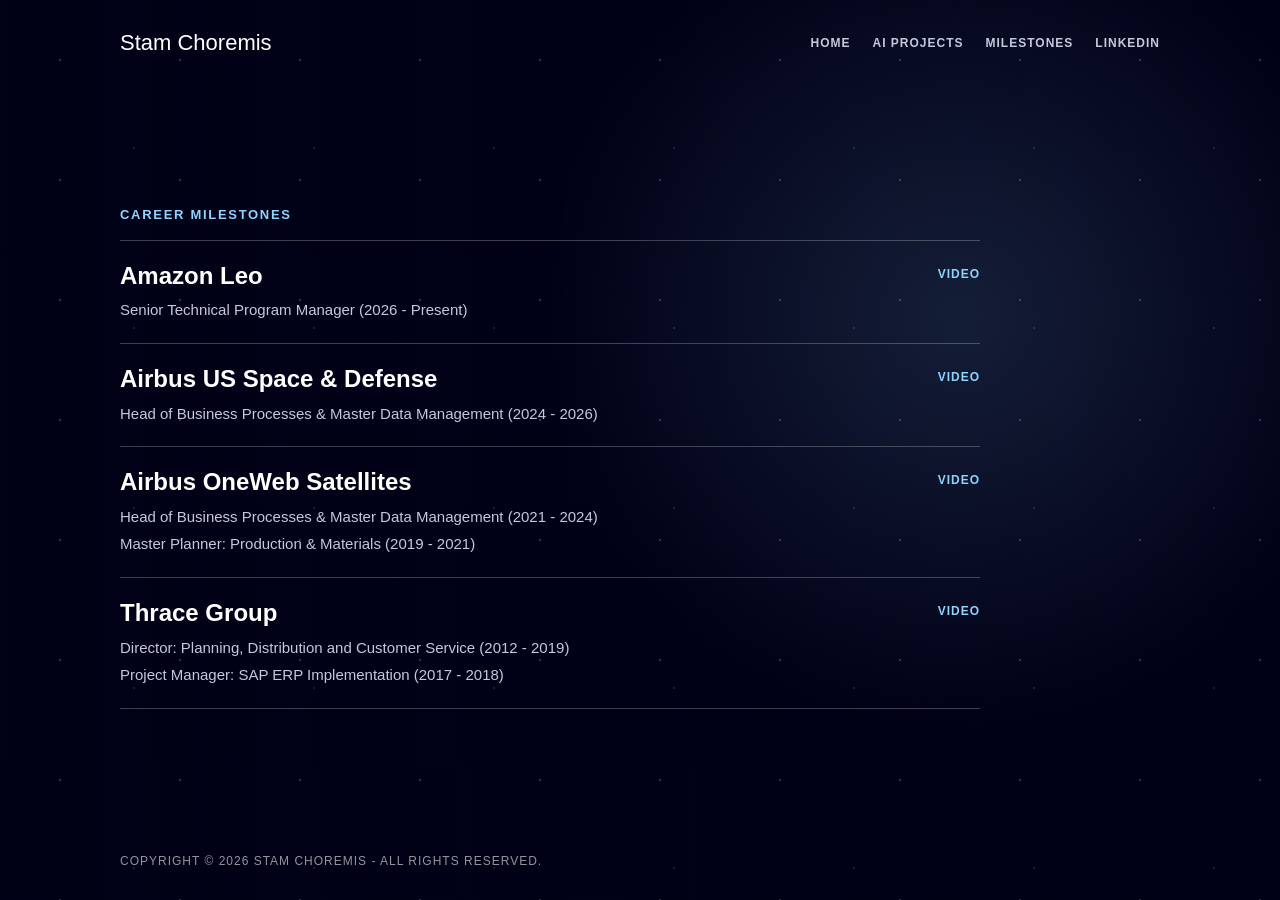
<file: career-milestones.html>
<!doctype html>
<html lang="en-US">
  <head>
    <meta charset="utf-8">
    <meta name="viewport" content="width=device-width, initial-scale=1">
    <title>Career Milestones - Stam Choremis</title>
    <meta name="author" content="Stam Choremis">
    <meta
      name="description"
      content="Career milestones for Stam Choremis across Amazon Leo, Airbus US Space & Defense, Airbus OneWeb Satellites, and Thrace Group."
    >
    <meta property="og:site_name" content="Stam Choremis">
    <meta property="og:title" content="Career Milestones - Stam Choremis">
    <meta
      property="og:description"
      content="Career milestones for Stam Choremis across Amazon Leo, Airbus US Space & Defense, Airbus OneWeb Satellites, and Thrace Group."
    >
    <meta property="og:image" content="https://img1.wsimg.com/isteam/videos/jajB2l1">
    <meta name="theme-color" content="#010117">
    <link rel="icon" href="https://img1.wsimg.com/isteam/ip/68a31cda-ed70-4d0d-8343-84d2d685971c/favicon/e3c15634-b5f1-477c-9e16-1646749f1874/3f5fcce3-9990-4fd7-95bc-cd77bff031a2.jpg/:/rs=w:32,h:32,m">
    <style>
      @import url("https://img1.wsimg.com/blobby/go/font/LeagueSpartan/league-spartan.css");

      :root {
        --deep: #010117;
        --white: #ffffff;
        --muted: #c6c8dd;
        --line: rgb(255 255 255 / 24%);
        --accent: #8fd3ff;
        font-family: Helvetica, Arial, sans-serif;
      }

      * {
        box-sizing: border-box;
      }

      body {
        margin: 0;
        min-height: 100vh;
        color: var(--white);
        background: var(--deep);
        -webkit-font-smoothing: antialiased;
      }

      a {
        color: inherit;
        text-decoration: none;
      }

      .page {
        min-height: 100vh;
        position: relative;
        display: grid;
        grid-template-rows: auto 1fr auto;
        overflow-x: hidden;
        isolation: isolate;
      }

      video,
      .shade,
      .stars {
        position: fixed;
        inset: 0;
      }

      video {
        width: 100%;
        height: 100%;
        object-fit: cover;
        z-index: -3;
      }

      .shade {
        z-index: -2;
        background:
          radial-gradient(circle at 75% 35%, rgb(143 211 255 / 14%), transparent 26rem),
          linear-gradient(90deg, rgb(1 1 23 / 90%) 0%, rgb(1 1 23 / 72%) 50%, rgb(1 1 23 / 42%) 100%);
      }

      .stars {
        z-index: -1;
        background-image:
          radial-gradient(circle, rgb(255 255 255 / 70%) 1px, transparent 1px),
          radial-gradient(circle, rgb(255 255 255 / 40%) 1px, transparent 1px);
        background-position: 0 0, 44px 58px;
        background-size: 120px 120px, 180px 180px;
        opacity: 0.28;
      }

      header,
      main,
      footer {
        width: min(1040px, calc(100% - 48px));
        margin: 0 auto;
      }

      header {
        min-height: 86px;
        display: flex;
        align-items: center;
        justify-content: space-between;
        gap: 24px;
      }

      .brand {
        font-family: "League Spartan", Helvetica, Arial, sans-serif;
        font-size: 22px;
        line-height: 1;
      }

      nav {
        display: flex;
        gap: 22px;
        color: var(--muted);
        font-size: 12px;
        font-weight: 700;
        letter-spacing: 1px;
        text-transform: uppercase;
      }

      nav a:hover {
        color: var(--white);
      }

      main {
        display: grid;
        align-content: center;
        padding: 72px 0 96px;
      }

      .eyebrow {
        margin: 0 0 18px;
        color: var(--accent);
        font-size: 13px;
        font-weight: 700;
        letter-spacing: 1.7px;
        text-transform: uppercase;
      }

      .milestones {
        width: min(860px, 100%);
      }

      .milestone-list {
        border-top: 1px solid var(--line);
      }

      .milestone {
        padding: 22px 0;
        border-bottom: 1px solid var(--line);
        display: grid;
        grid-template-columns: minmax(0, 1fr) auto;
        gap: 24px;
        align-items: start;
      }

      .milestone h1,
      .milestone h2 {
        margin: 0;
        font-family: "League Spartan", Helvetica, Arial, sans-serif;
        font-size: 24px;
        line-height: 1.1;
        letter-spacing: 0;
      }

      .roles {
        margin: 10px 0 0;
        padding: 0;
        display: grid;
        gap: 6px;
        color: var(--muted);
        font-size: 15px;
        line-height: 1.45;
        list-style: none;
      }

      .video-link {
        margin-top: 4px;
        color: var(--accent);
        font-size: 12px;
        font-weight: 700;
        letter-spacing: 1px;
        text-transform: uppercase;
      }

      .video-link:hover {
        color: var(--white);
      }

      footer {
        padding: 0 0 32px;
        color: rgb(255 255 255 / 58%);
        font-size: 12px;
        letter-spacing: 1px;
        text-transform: uppercase;
      }

      @media (prefers-reduced-motion: reduce) {
        video {
          display: none;
        }
      }

      @media (max-width: 720px) {
        header {
          min-height: 74px;
          align-items: flex-start;
          flex-direction: column;
          justify-content: center;
        }

        nav {
          flex-wrap: wrap;
          gap: 12px 18px;
        }

        main {
          padding: 56px 0 72px;
        }

        .milestone {
          grid-template-columns: 1fr;
          gap: 12px;
        }
      }
    </style>
  </head>
  <body>
    <div class="page">
      <video
        autoplay
        loop
        muted
        playsinline
        aria-hidden="true"
        poster="https://img1.wsimg.com/isteam/videos/jajB2l1"
        src="https://websites.godaddy.com/categories/v4/videos/raw/video/jajB2l1"
      ></video>
      <div class="shade" aria-hidden="true"></div>
      <div class="stars" aria-hidden="true"></div>

      <header>
        <a class="brand" href="index.html">Stam Choremis</a>
        <nav aria-label="Primary navigation">
          <a href="index.html">Home</a>
          <a href="ai-projects.html">AI Projects</a>
          <a href="career-milestones.html">Milestones</a>
          <a href="https://www.linkedin.com/in/stamch/" target="_blank" rel="noopener">LinkedIn</a>
        </nav>
      </header>

      <main>
        <section class="milestones" aria-label="Career milestones">
          <h1 class="eyebrow">Career Milestones</h1>
          <div class="milestone-list">
            <article class="milestone">
              <div>
                <h2>Amazon Leo</h2>
                <ul class="roles">
                  <li>Senior Technical Program Manager (2026 - Present)</li>
                </ul>
              </div>
              <a class="video-link" href="https://www.youtube.com/watch?v=JPN4ik8_t0g" target="_blank" rel="noopener">
                Video
              </a>
            </article>

            <article class="milestone">
              <div>
                <h2>Airbus US Space &amp; Defense</h2>
                <ul class="roles">
                  <li>Head of Business Processes &amp; Master Data Management (2024 - 2026)</li>
                </ul>
              </div>
              <a
                class="video-link"
                href="https://airbusus.com/wp-content/uploads/2021/11/Airbus-U.S.-Seeing-Beyond-the-Horizon3.mp4?_=1"
                target="_blank"
                rel="noopener"
              >
                Video
              </a>
            </article>

            <article class="milestone">
              <div>
                <h2>Airbus OneWeb Satellites</h2>
                <ul class="roles">
                  <li>Head of Business Processes &amp; Master Data Management (2021 - 2024)</li>
                  <li>Master Planner: Production &amp; Materials (2019 - 2021)</li>
                </ul>
              </div>
              <a class="video-link" href="https://vimeo.com/320542370?fl=pl&amp;fe=sh" target="_blank" rel="noopener">
                Video
              </a>
            </article>

            <article class="milestone">
              <div>
                <h2>Thrace Group</h2>
                <ul class="roles">
                  <li>Director: Planning, Distribution and Customer Service (2012 - 2019)</li>
                  <li>Project Manager: SAP ERP Implementation (2017 - 2018)</li>
                </ul>
              </div>
              <a class="video-link" href="https://www.youtube.com/watch?v=78BIl7Fypgg" target="_blank" rel="noopener">
                Video
              </a>
            </article>
          </div>
        </section>
      </main>

      <footer>
        <span>Copyright &copy; 2026 Stam Choremis - All Rights Reserved.</span>
      </footer>
    </div>
  </body>
</html>
</file>
